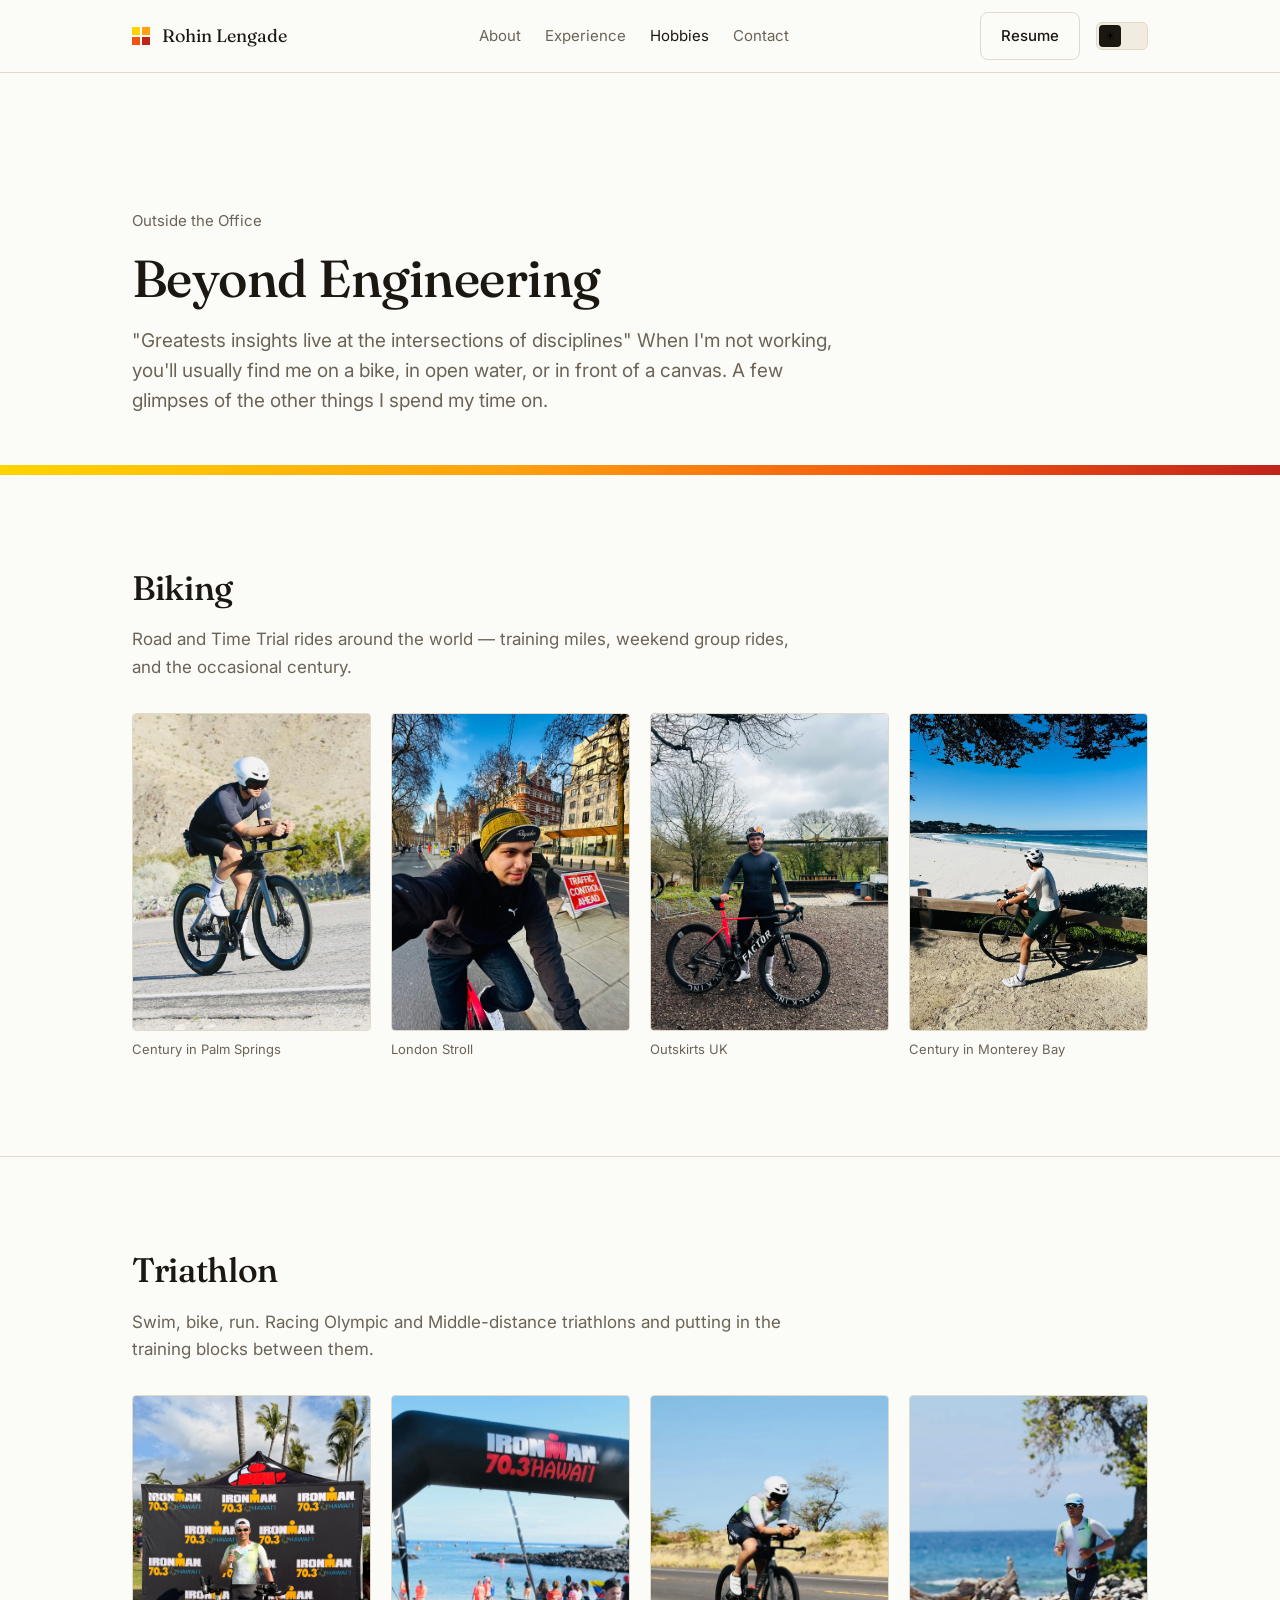
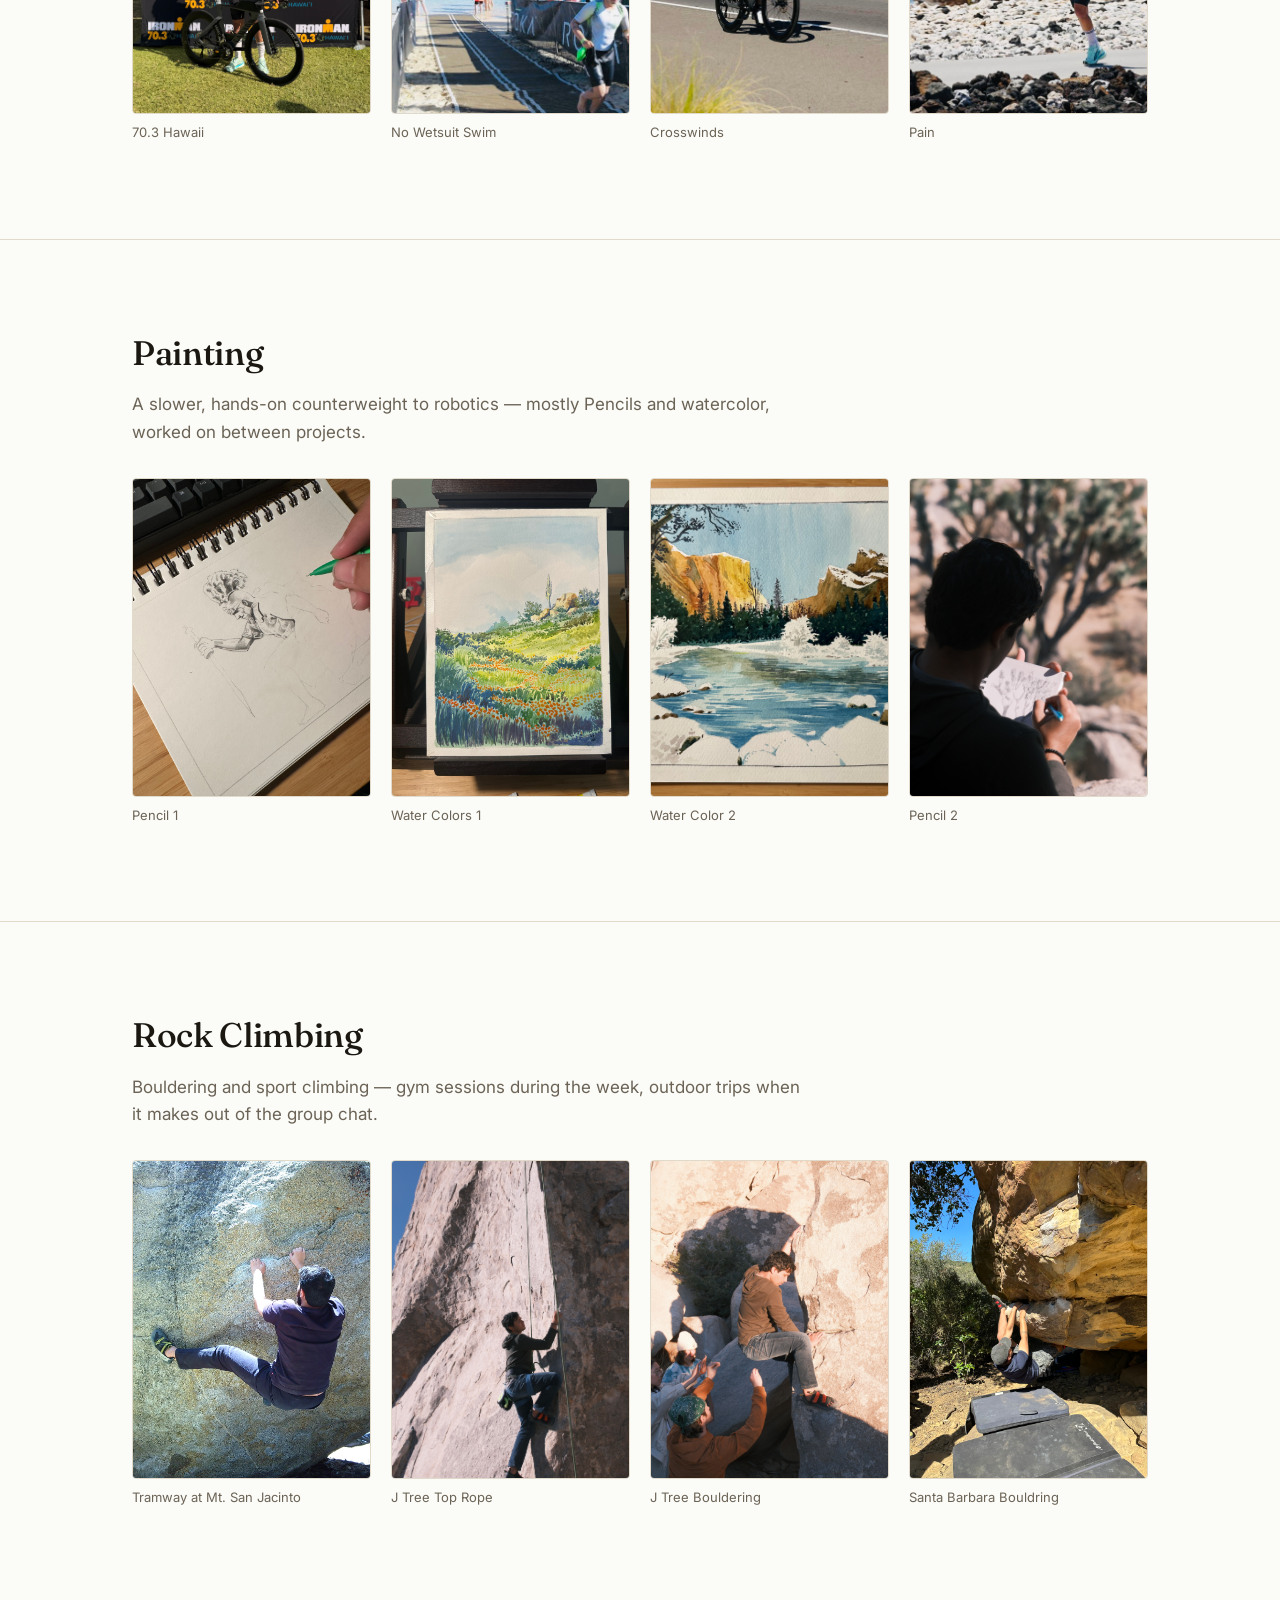
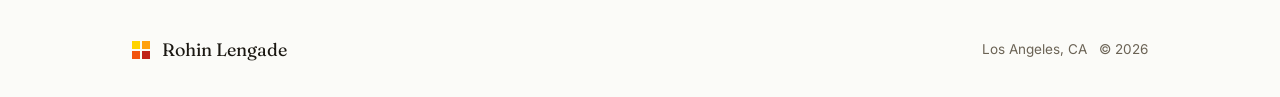
<file: hobbies.html>
<!DOCTYPE html>
<html lang="en">
<head>
<meta charset="UTF-8">
<meta name="viewport" content="width=device-width, initial-scale=1.0">
<title>Hobbies — Rohin Lengade</title>
<meta name="description" content="Outside of engineering, Rohin Lengade bikes, races triathlons, paints, and rock climbs.">
<link rel="stylesheet" href="css/style.css?v=2">
</head>
<body>

<nav class="site-nav">
  <div class="wrap">
    <a href="index.html#top" class="brand">
      <span class="brand-mark"><span></span><span></span><span></span><span></span></span>
      <span class="brand-name">Rohin Lengade</span>
    </a>
    <ul class="nav-links">
      <li><a href="index.html#about">About</a></li>
      <li><a href="index.html#experience">Experience</a></li>
      <li><a href="hobbies.html" aria-current="page">Hobbies</a></li>
      <li><a href="index.html#contact">Contact</a></li>
      <li class="nav-resume-mobile"><a href="resume/Resume_RohinLengade.pdf" target="_blank" rel="noopener">Resume</a></li>
    </ul>
    <div class="nav-right">
      <a class="btn btn-outline" href="resume/Resume_RohinLengade.pdf" target="_blank" rel="noopener">Resume</a>
      <button class="theme-toggle" aria-label="Toggle dark mode" aria-pressed="false">
        <span class="knob">&#9728;</span>
      </button>
      <button class="mobile-toggle" aria-label="Toggle menu" aria-expanded="false">&#9776;</button>
    </div>
  </div>
</nav>

<header class="hobbies-hero">
  <div class="wrap">
    <div class="eyebrow">Outside the Office</div>
    <h1>Beyond Engineering</h1>
    <p class="hero-tagline">"Greatests insights live at the intersections of disciplines" When I'm not working, you'll usually find me on a bike, in open water, or in front of a canvas. A few glimpses of the other things I spend my time on.</p>
  </div>
</header>

<div class="gradient-band" aria-hidden="true"></div>

<section class="hobby-category" id="biking">
  <div class="wrap">
    <h2 class="eyebrow-free-heading">Biking</h2>
    <p class="hobby-intro">Road and Time Trial rides around the world — training miles, weekend group rides, and the occasional century.</p>
    <div class="hobby-grid">
      <!-- Replace each src below with your own biking photos -->
      <figure class="hobby-photo"><img src="assets/images/Bike1.jpg" alt="Add a biking photo"><figcaption>Century in Palm Springs</figcaption></figure>
      <figure class="hobby-photo"><img src="assets/images/Bike2.JPEG" alt="Add a biking photo"><figcaption>London Stroll</figcaption></figure>
      <figure class="hobby-photo"><img src="assets/images/Bike3.JPEG" alt="Add a biking photo"><figcaption>Outskirts UK</figcaption></figure>
      <figure class="hobby-photo"><img src="assets/images/Bike4.JPEG" alt="Add a biking photo"><figcaption>Century in Monterey Bay</figcaption></figure>
    </div>
  </div>
</section>

<section class="hobby-category" id="triathlon">
  <div class="wrap">
    <h2 class="eyebrow-free-heading">Triathlon</h2>
    <p class="hobby-intro">Swim, bike, run. Racing Olympic and Middle-distance triathlons and putting in the training blocks between them.</p>
    <div class="hobby-grid">
      <!-- Replace each src below with your own triathlon/race photos -->
      <figure class="hobby-photo"><img src="assets/images/Tri1.JPEG" alt="Add a triathlon photo"><figcaption>70.3 Hawaii</figcaption></figure>
      <figure class="hobby-photo"><img src="assets/images/Tri2.jpg" alt="Add a triathlon photo"><figcaption>No Wetsuit Swim</figcaption></figure>
      <figure class="hobby-photo"><img src="assets/images/Tri3.jpg" alt="Add a triathlon photo"><figcaption>Crosswinds</figcaption></figure>
      <figure class="hobby-photo"><img src="assets/images/Tri4.jpg" alt="Add a triathlon photo"><figcaption>Pain</figcaption></figure>
    </div>
  </div>
</section>

<section class="hobby-category" id="painting">
  <div class="wrap">
    <h2 class="eyebrow-free-heading">Painting</h2>
    <p class="hobby-intro">A slower, hands-on counterweight to robotics — mostly Pencils and watercolor, worked on between projects.</p>
    <div class="hobby-grid">
      <!-- Replace each src below with your own painting photos -->
      <figure class="hobby-photo"><img src="assets/images/paint1.JPEG" alt="Add a painting photo"><figcaption>Pencil 1</figcaption></figure>
      <figure class="hobby-photo"><img src="assets/images/paint2.JPEG" alt="Add a painting photo"><figcaption>Water Colors 1</figcaption></figure>
      <figure class="hobby-photo"><img src="assets/images/paint3.JPEG" alt="Add a painting photo"><figcaption>Water Color 2</figcaption></figure>
      <figure class="hobby-photo"><img src="assets/images/paint4.jpg" alt="Add a painting photo"><figcaption>Pencil 2</figcaption></figure>
    </div>
  </div>
</section>

<section class="hobby-category" id="climbing">
  <div class="wrap">
    <h2 class="eyebrow-free-heading">Rock Climbing</h2>
    <p class="hobby-intro">Bouldering and sport climbing — gym sessions during the week, outdoor trips when it makes out of the group chat.</p>
    <div class="hobby-grid">
      <!-- Replace each src below with your own rock climbing photos -->
      <figure class="hobby-photo"><img src="assets/images/RC1.JPG" alt="Add a rock climbing photo"><figcaption>Tramway at Mt. San Jacinto</figcaption></figure>
      <figure class="hobby-photo"><img src="assets/images/RC2.jpg" alt="Add a rock climbing photo"><figcaption>J Tree Top Rope</figcaption></figure>
      <figure class="hobby-photo"><img src="assets/images/RC3.jpg" alt="Add a rock climbing photo"><figcaption>J Tree Bouldering</figcaption></figure>
      <figure class="hobby-photo"><img src="assets/images/RC4.jpg" alt="Add a rock climbing photo"><figcaption>Santa Barbara Bouldring</figcaption></figure>
    </div>
  </div>
</section>

<footer>
  <div class="wrap">
    <a href="index.html#top" class="brand">
      <span class="brand-mark"><span></span><span></span><span></span><span></span></span>
      <span class="brand-name">Rohin Lengade</span>
    </a>
    <span class="foot-note">Los Angeles, CA &nbsp; &copy; <span id="year"></span></span>
  </div>
</footer>

<script src="js/script.js?v=2"></script>
</body>
</html>
</file>
<file: css/style.css>
@import url('https://fonts.googleapis.com/css2?family=Fraunces:opsz,wght@9..144,400;9..144,500;9..144,600&family=Inter:wght@400;500;600;700&display=swap');

/* ---------- Tokens ---------- */
:root {
  --bg: #FBFBF8;
  --surface: #F1ECDF;
  --ink: #1B1812;
  --ink-muted: #6B6355;
  --hairline: #E1DACB;
  --accent-yellow: #FFD400;
  --accent-amber: #FFA110;
  --accent-orange: #F2540F;
  --accent-deep: #C0231A;
  --accent-gradient: linear-gradient(120deg, var(--accent-yellow) 0%, var(--accent-amber) 40%, var(--accent-orange) 72%, var(--accent-deep) 100%);
  --shadow: none;
  --radius: 8px;
  color-scheme: light;
}

html[data-theme="dark"] {
  --bg: #17140F;
  --surface: #211C15;
  --ink: #F3EEE2;
  --ink-muted: #A79C88;
  --hairline: #37301F;
  color-scheme: dark;
}

* { box-sizing: border-box; }

html {
  scroll-behavior: smooth;
}

@media (prefers-reduced-motion: reduce) {
  html { scroll-behavior: auto; }
  * { animation-duration: 0.001ms !important; transition-duration: 0.001ms !important; }
}

body {
  margin: 0;
  background: var(--bg);
  color: var(--ink);
  font-family: 'Inter', -apple-system, BlinkMacSystemFont, 'Segoe UI', sans-serif;
  font-size: 17px;
  line-height: 1.6;
  transition: background 0.25s ease, color 0.25s ease;
}

h1, h2, h3 {
  font-family: 'Fraunces', Georgia, serif;
  font-weight: 500;
  line-height: 1.05;
  letter-spacing: -0.01em;
  margin: 0;
}

a { color: inherit; }

.wrap {
  max-width: 1080px;
  margin: 0 auto;
  padding: 0 32px;
}

section { padding: 96px 0; border-bottom: 1px solid var(--hairline); }
section:last-of-type { border-bottom: none; }

.eyebrow-free-heading {
  font-size: 34px;
  margin-bottom: 40px;
}

/* ---------- Nav ---------- */
.site-nav {
  position: sticky;
  top: 0;
  z-index: 50;
  background: var(--bg);
  border-bottom: 1px solid var(--hairline);
}

.site-nav .wrap {
  display: flex;
  align-items: center;
  justify-content: space-between;
  gap: 24px;
  height: 72px;
}

.brand {
  display: flex;
  align-items: center;
  flex-shrink: 0;
  gap: 12px;
  text-decoration: none;
  color: var(--ink);
  white-space: nowrap;
}

.brand-mark {
  display: grid;
  grid-template-columns: repeat(2, 8px);
  grid-template-rows: repeat(2, 8px);
  gap: 2px;
}
.brand-mark span:nth-child(1) { background: var(--accent-yellow); }
.brand-mark span:nth-child(2) { background: var(--accent-amber); }
.brand-mark span:nth-child(3) { background: var(--accent-orange); }
.brand-mark span:nth-child(4) { background: var(--accent-deep); }

.brand-name {
  font-family: 'Fraunces', serif;
  font-size: 18px;
}

.nav-links {
  display: flex;
  align-items: center;
  gap: 24px;
  list-style: none;
  margin: 0;
  padding: 0;
}

.nav-links a {
  text-decoration: none;
  font-size: 15px;
  color: var(--ink-muted);
  transition: color 0.2s ease;
  white-space: nowrap;
}
.nav-links a:hover { color: var(--ink); }
.nav-links a[aria-current="page"] { color: var(--ink); }
.nav-resume-mobile { display: none; }

.nav-right { display: flex; align-items: center; flex-shrink: 0; gap: 16px; }

.btn {
  display: inline-flex;
  align-items: center;
  justify-content: center;
  gap: 8px;
  padding: 11px 20px;
  border-radius: var(--radius);
  font-size: 15px;
  font-weight: 500;
  text-decoration: none;
  border: 1px solid transparent;
  cursor: pointer;
  transition: transform 0.15s ease, background 0.2s ease, border-color 0.2s ease;
  font-family: inherit;
}
.btn:active { transform: translateY(1px); }

.btn-primary {
  background: var(--ink);
  color: var(--bg);
}
.btn-primary:hover { background: var(--accent-deep); }

.btn-outline {
  background: transparent;
  color: var(--ink);
  border-color: var(--hairline);
}
.btn-outline:hover { border-color: var(--ink); }

/* Theme toggle */
.theme-toggle {
  width: 52px;
  height: 28px;
  border-radius: 6px;
  border: 1px solid var(--hairline);
  background: var(--surface);
  position: relative;
  cursor: pointer;
  padding: 0;
}
.theme-toggle .knob {
  position: absolute;
  top: 2px;
  left: 2px;
  width: 22px;
  height: 22px;
  border-radius: 4px;
  background: var(--ink);
  transition: transform 0.2s ease;
  display: flex;
  align-items: center;
  justify-content: center;
  font-size: 12px;
}
html[data-theme="dark"] .theme-toggle .knob { transform: translateX(24px); }

.mobile-toggle { display: none; }

/* ---------- Hero ---------- */
.hero {
  padding-top: 72px;
  padding-bottom: 0;
  border-bottom: none;
}
.hero .wrap {
  display: grid;
  grid-template-columns: 1.15fr 0.85fr;
  gap: 56px;
  align-items: center;
  padding-top: 64px;
  padding-bottom: 64px;
}

.eyebrow {
  font-size: 15px;
  color: var(--ink-muted);
  margin-bottom: 18px;
}

.hero h1 {
  font-size: 62px;
  margin-bottom: 20px;
}

.hero-tagline {
  font-size: 19px;
  color: var(--ink-muted);
  max-width: 46ch;
  margin-bottom: 32px;
}

.hero-actions { display: flex; gap: 14px; flex-wrap: wrap; }

.hero-photo-frame {
  position: relative;
  aspect-ratio: 1 / 1;
  padding: 18px;
}
.hero-photo-frame img {
  width: 100%;
  height: 100%;
  object-fit: cover;
  border-radius: 4px;
  display: block;
}
.hero-photo-frame::before,
.hero-photo-frame::after,
.corner-bracket span {
  content: '';
}
.hero-photo-frame .corner {
  position: absolute;
  width: 22px;
  height: 22px;
  border: 2px solid var(--ink);
}
.corner.tl { top: 0; left: 0; border-right: none; border-bottom: none; }
.corner.tr { top: 0; right: 0; border-left: none; border-bottom: none; }
.corner.bl { bottom: 0; left: 0; border-right: none; border-top: none; }
.corner.br { bottom: 0; right: 0; border-left: none; border-top: none; }

/* Gradient divider band - the one bold moment */
.gradient-band {
  height: 10px;
  background: var(--accent-gradient);
}

/* ---------- About ---------- */
.about .wrap { max-width: 760px; }
.about p { font-size: 19px; color: var(--ink-muted); }
.about p + p { margin-top: 20px; }

/* ---------- Experience Timeline ---------- */
.timeline { position: relative; }
.timeline::before {
  content: '';
  position: absolute;
  left: 6px;
  top: 8px;
  bottom: 8px;
  width: 1px;
  background: var(--hairline);
}

.entry {
  position: relative;
  padding-left: 40px;
  margin-bottom: 56px;
}
.entry:last-child { margin-bottom: 0; }

.entry::before {
  content: '';
  position: absolute;
  left: 0;
  top: 6px;
  width: 13px;
  height: 13px;
  background: var(--bg);
  border: 2px solid var(--accent-orange);
}

.entry-dates {
  font-size: 14px;
  color: var(--ink-muted);
  margin-bottom: 6px;
}

.entry-role {
  font-family: 'Fraunces', serif;
  font-size: 24px;
  font-weight: 500;
  margin-bottom: 2px;
}

.entry-org {
  font-size: 15px;
  color: var(--ink-muted);
  margin-bottom: 16px;
}

.entry-group {
  margin-bottom: 18px;
}
.entry-group:last-child { margin-bottom: 0; }

.entry-group h4 {
  font-family: 'Inter', sans-serif;
  font-size: 14px;
  font-weight: 600;
  color: var(--ink);
  margin-bottom: 8px;
}

.entry ul {
  margin: 0;
  padding-left: 18px;
  color: var(--ink-muted);
}
.entry li { margin-bottom: 6px; }
.entry li::marker { color: var(--accent-orange); }
.entry .highlight-figure {
  color: var(--ink);
  font-weight: 600;
}

.entry-toggle {
  display: inline-flex;
  align-items: center;
  gap: 8px;
  margin-top: 18px;
  padding: 0;
  border: none;
  background: none;
  cursor: pointer;
  font-family: 'Inter', sans-serif;
  font-size: 13.5px;
  font-weight: 600;
  color: var(--accent-orange);
  transition: color 0.2s ease;
}
.entry-toggle:hover { color: var(--accent-deep); }
.entry-toggle .chevron { color: currentColor; transition: transform 0.2s ease; }
.entry-toggle[aria-expanded="true"] .chevron { transform: rotate(180deg); }

.entry-gallery-wrap {
  display: grid;
  grid-template-rows: 0fr;
  transition: grid-template-rows 0.3s ease;
}
.entry-gallery-wrap.is-open { grid-template-rows: 1fr; }

.entry-gallery {
  display: grid;
  grid-template-columns: repeat(3, 1fr);
  gap: 12px;
  padding-top: 18px;
  overflow: hidden;
  min-height: 0;
}

.entry-gallery figure { margin: 0; }
.entry-gallery img {
  width: 100%;
  aspect-ratio: 4 / 3;
  object-fit: cover;
  border: 1px solid var(--hairline);
  border-radius: 4px;
  display: block;
}
.entry-gallery .entry-video { grid-column: 1 / -1; }
.entry-gallery .entry-video iframe {
  width: 100%;
  aspect-ratio: 16 / 9;
  border: 1px solid var(--hairline);
  border-radius: 4px;
  display: block;
}
.entry-gallery figcaption {
  margin-top: 8px;
  font-size: 13px;
  color: var(--ink-muted);
}
/* For diagrams/screenshots where cropping would lose content */
.entry-gallery img.fit-contain {
  object-fit: contain;
  background: var(--surface);
}

/* ---------- Projects ---------- */
.project-grid {
  display: grid;
  grid-template-columns: repeat(3, 1fr);
  gap: 28px;
}

.project-card {
  border: 1px solid var(--hairline);
  padding: 20px;
  position: relative;
}
.project-card .tick {
  position: absolute;
  width: 12px;
  height: 12px;
  border-color: var(--accent-orange);
}
.project-card .tick.tl { top: -1px; left: -1px; border-top: 2px solid; border-left: 2px solid; }
.project-card .tick.br { bottom: -1px; right: -1px; border-bottom: 2px solid; border-right: 2px solid; }

.project-card img {
  width: 100%;
  aspect-ratio: 8 / 5;
  object-fit: cover;
  margin-bottom: 16px;
  display: block;
}

.project-card h3 {
  font-size: 21px;
  margin-bottom: 10px;
}

.project-card p {
  font-size: 15px;
  color: var(--ink-muted);
  margin: 0;
}

.tag-row {
  display: flex;
  flex-wrap: wrap;
  gap: 8px;
  margin-top: 14px;
}
.tag {
  font-size: 12.5px;
  color: var(--ink-muted);
  border: 1px solid var(--hairline);
  padding: 4px 10px;
  border-radius: 4px;
}

/* ---------- Skills ---------- */
.skills-grid {
  display: grid;
  grid-template-columns: repeat(2, 1fr);
  gap: 36px 48px;
}
.skill-group h4 {
  font-size: 15px;
  font-weight: 600;
  margin-bottom: 14px;
}
.chip-row { display: flex; flex-wrap: wrap; gap: 8px; }
.chip {
  font-size: 14px;
  padding: 7px 14px;
  border-radius: 6px;
  background: var(--surface);
  color: var(--ink);
  border: 1px solid var(--hairline);
}

/* ---------- Education ---------- */
.edu-entry { margin-bottom: 36px; }
.edu-entry:last-child { margin-bottom: 0; }
.edu-header {
  display: flex;
  justify-content: space-between;
  align-items: baseline;
  flex-wrap: wrap;
  gap: 8px;
  margin-bottom: 4px;
}
.edu-header h3 { font-size: 22px; }
.edu-dates { color: var(--ink-muted); font-size: 14px; }
.edu-degree { color: var(--ink-muted); margin-bottom: 10px; }
.edu-entry ul { margin: 0; padding-left: 18px; color: var(--ink-muted); font-size: 15px; }
.edu-entry li { margin-bottom: 4px; }
.edu-entry li::marker { color: var(--accent-orange); }

/* ---------- Publications / Honors ---------- */
.two-col {
  display: grid;
  grid-template-columns: 1fr 1fr;
  gap: 48px;
}
.two-col h3 { font-size: 20px; margin-bottom: 16px; }
.two-col ul { margin: 0; padding-left: 18px; color: var(--ink-muted); font-size: 15px; }
.two-col li { margin-bottom: 12px; }
.two-col li::marker { color: var(--accent-orange); }

/* ---------- Contact / Footer ---------- */
.contact { text-align: left; }
.contact h2 { font-size: 40px; margin-bottom: 16px; max-width: 18ch; }
.contact p { color: var(--ink-muted); font-size: 18px; margin-bottom: 32px; max-width: 50ch; }
.contact-links {
  display: flex;
  flex-wrap: wrap;
  gap: 14px;
}

footer {
  padding: 32px 0;
}
footer .wrap {
  display: flex;
  justify-content: space-between;
  align-items: center;
  flex-wrap: wrap;
  gap: 12px;
}
footer .foot-note {
  font-size: 13.5px;
  color: var(--ink-muted);
}

/* ---------- Hobbies Page ---------- */
.hobbies-hero {
  padding-top: 136px;
  padding-bottom: 48px;
  border-bottom: none;
}
.hobbies-hero h1 { font-size: 52px; margin-bottom: 20px; }
.hobbies-hero .hero-tagline { margin-bottom: 0; max-width: 60ch; }

.hobby-category .wrap { max-width: 1080px; }
.hobby-intro {
  color: var(--ink-muted);
  font-size: 17px;
  max-width: 62ch;
  margin: -20px 0 32px;
}

.hobby-grid {
  display: grid;
  grid-template-columns: repeat(4, 1fr);
  gap: 20px;
}
.hobby-photo { margin: 0; }
.hobby-photo img {
  width: 100%;
  aspect-ratio: 3 / 4;
  object-fit: cover;
  border-radius: 4px;
  border: 1px solid var(--hairline);
  display: block;
}
.hobby-photo figcaption {
  font-size: 13px;
  color: var(--ink-muted);
  margin-top: 8px;
}

/* ---------- Responsive ---------- */
@media (max-width: 860px) {
  .nav-links {
    display: none;
    position: absolute;
    top: 72px;
    left: 0;
    right: 0;
    flex-direction: column;
    align-items: stretch;
    gap: 0;
    background: var(--bg);
    border-bottom: 1px solid var(--hairline);
    padding: 4px 32px 12px;
  }
  .nav-links.is-open { display: flex; }
  .nav-links li { width: 100%; }
  .nav-links a {
    display: block;
    padding: 14px 0;
    border-top: 1px solid var(--hairline);
  }
  .nav-resume-mobile { display: block; }
  .nav-right .btn-outline { display: none; }
  .mobile-toggle {
    display: inline-flex;
    background: none;
    border: none;
    color: var(--ink);
    font-size: 22px;
    cursor: pointer;
  }
  .hero .wrap { grid-template-columns: 1fr; padding-top: 40px; }
  .hero-photo-frame { max-width: 320px; }
  .hero h1 { font-size: 42px; }
  .project-grid { grid-template-columns: 1fr; }
  .entry-gallery { grid-template-columns: repeat(2, 1fr); }
  .skills-grid { grid-template-columns: 1fr; }
  .two-col { grid-template-columns: 1fr; }
  section { padding: 64px 0; }
  .hobbies-hero { padding-top: 96px; }
  .hobbies-hero h1 { font-size: 36px; }
  .hobby-grid { grid-template-columns: repeat(2, 1fr); }
}
</file>
